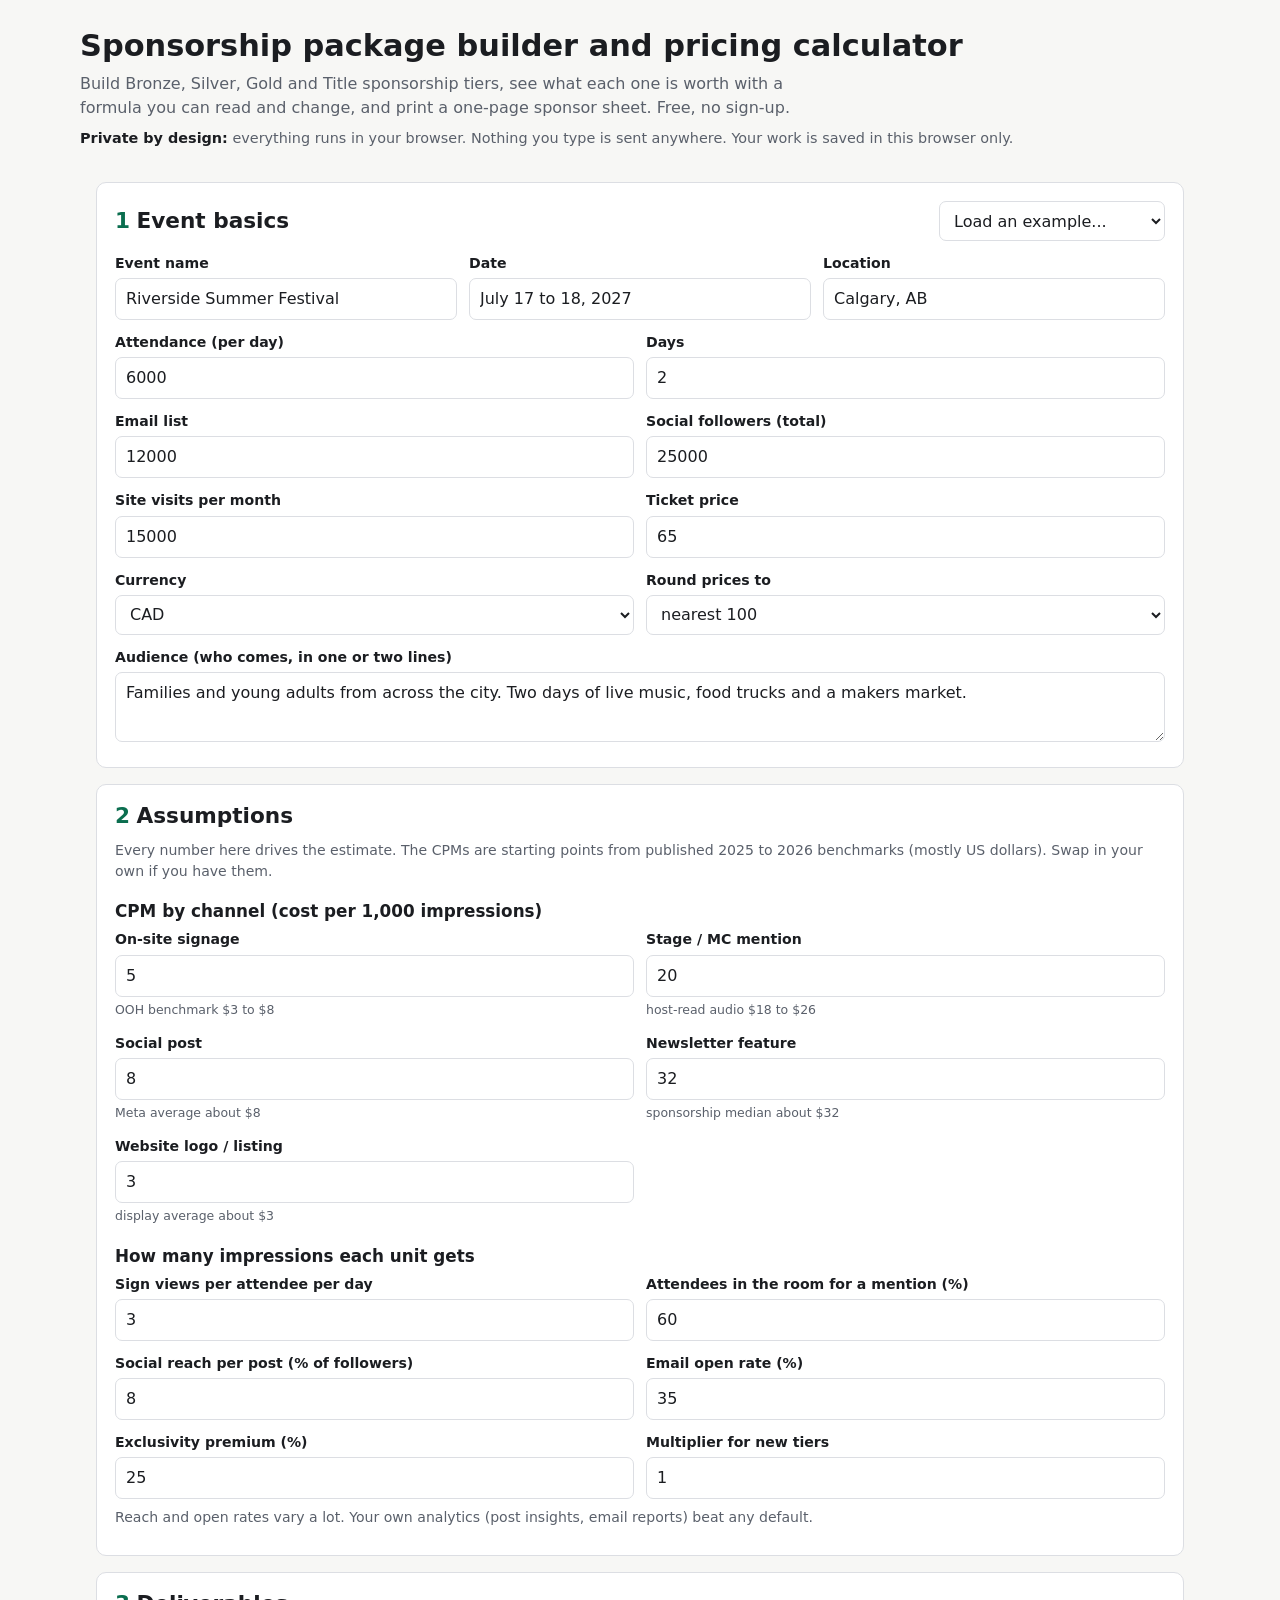
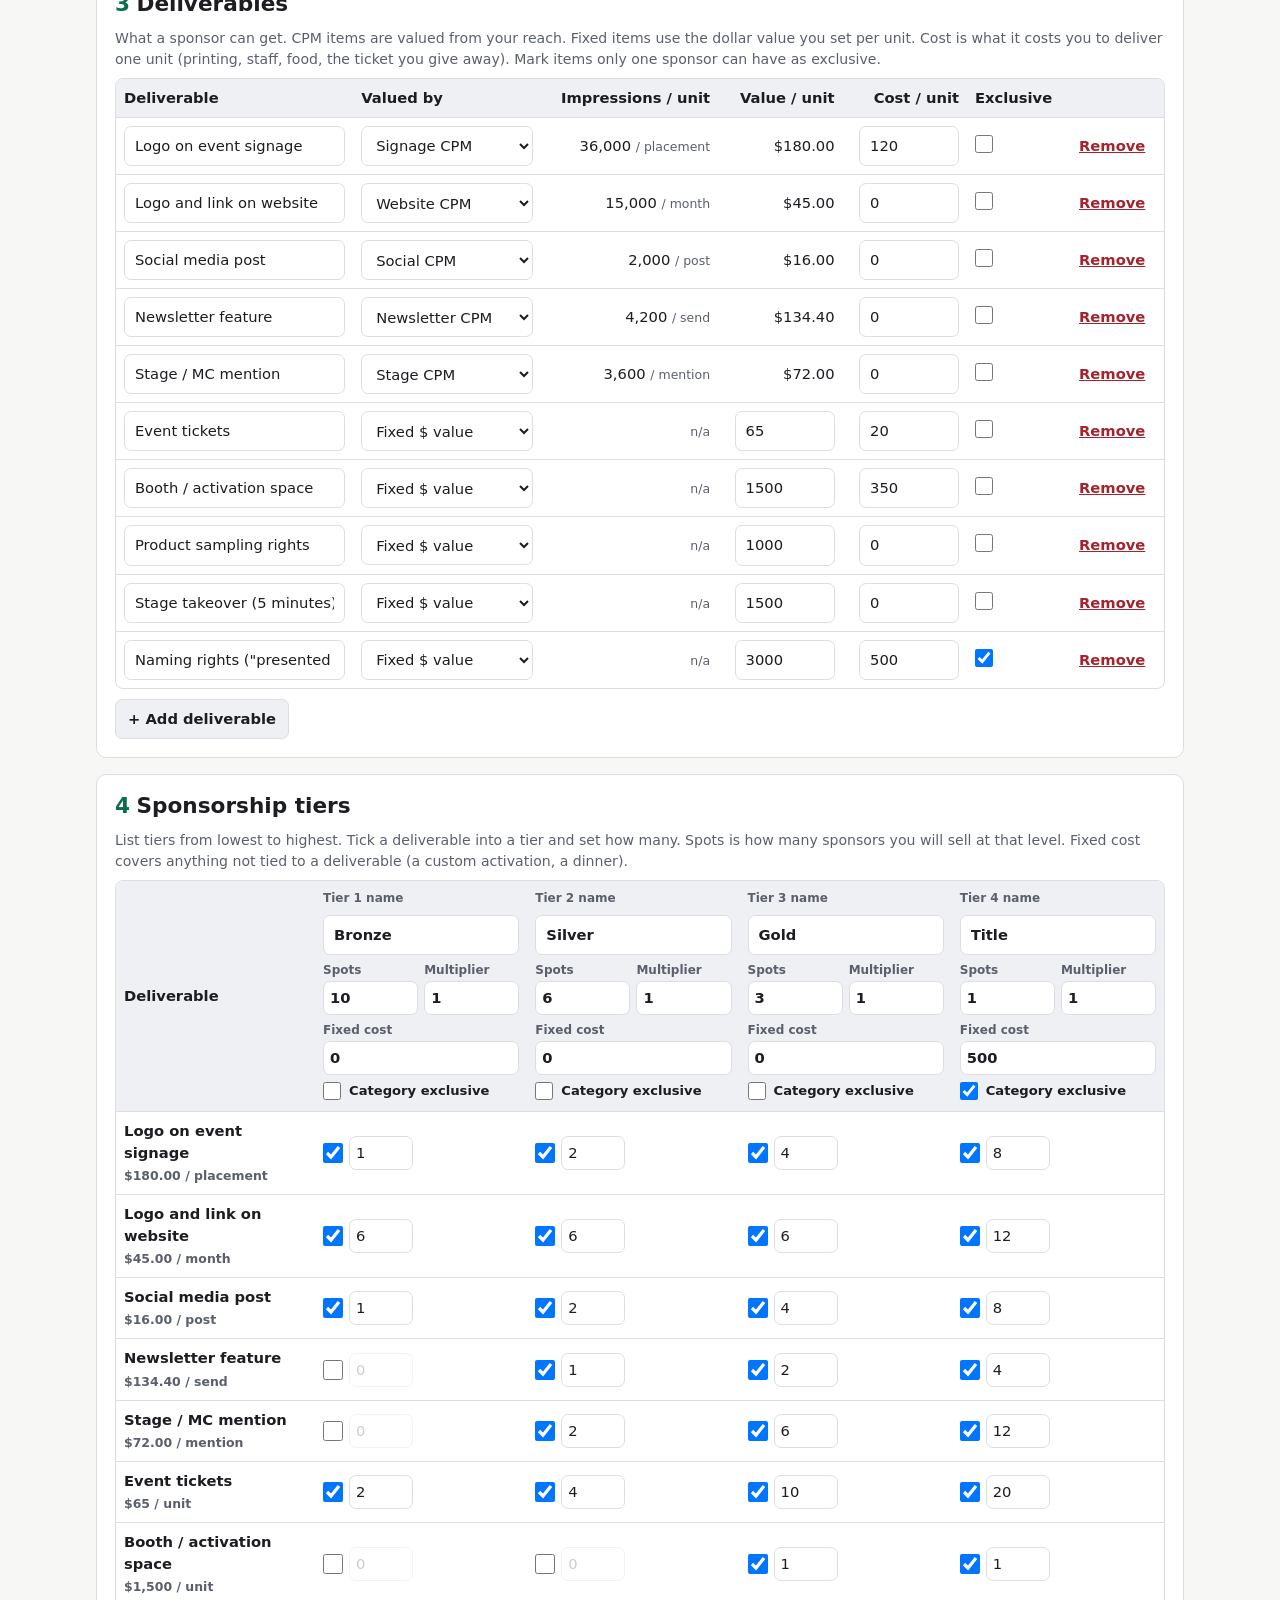
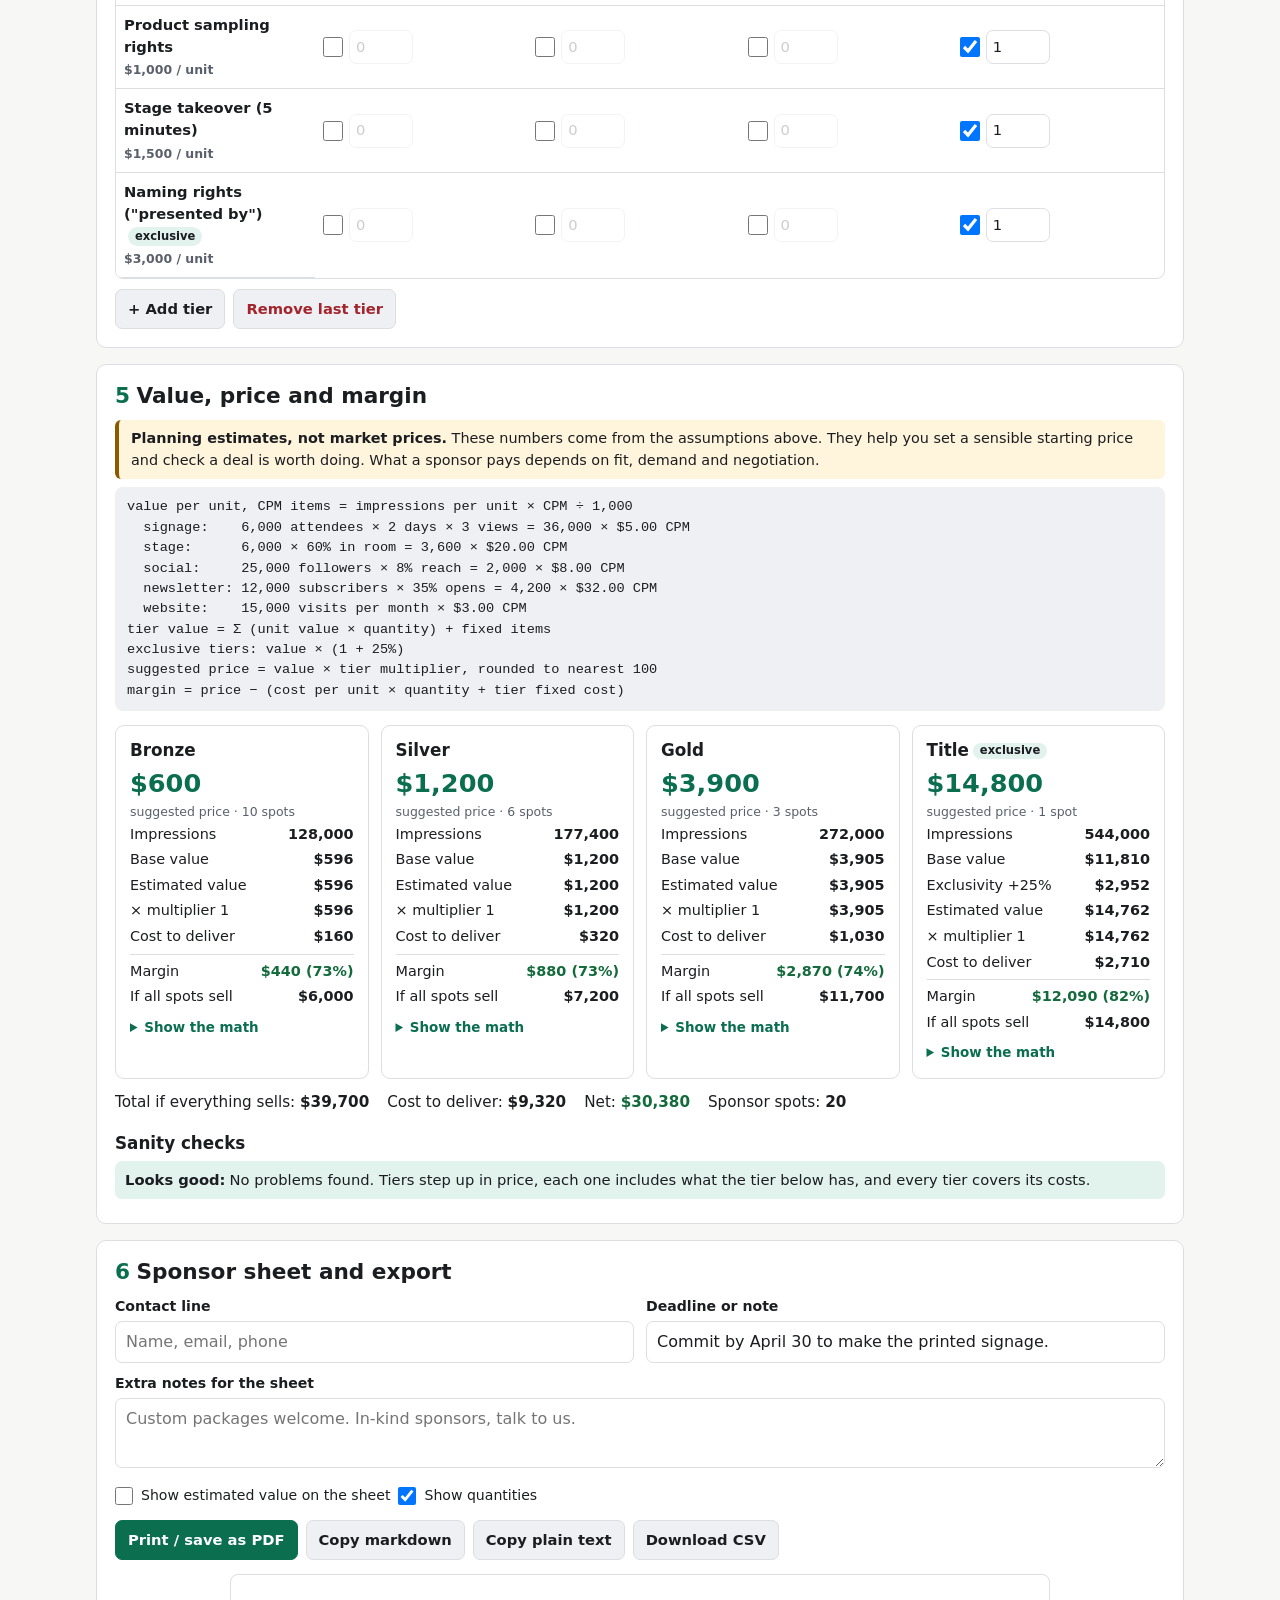
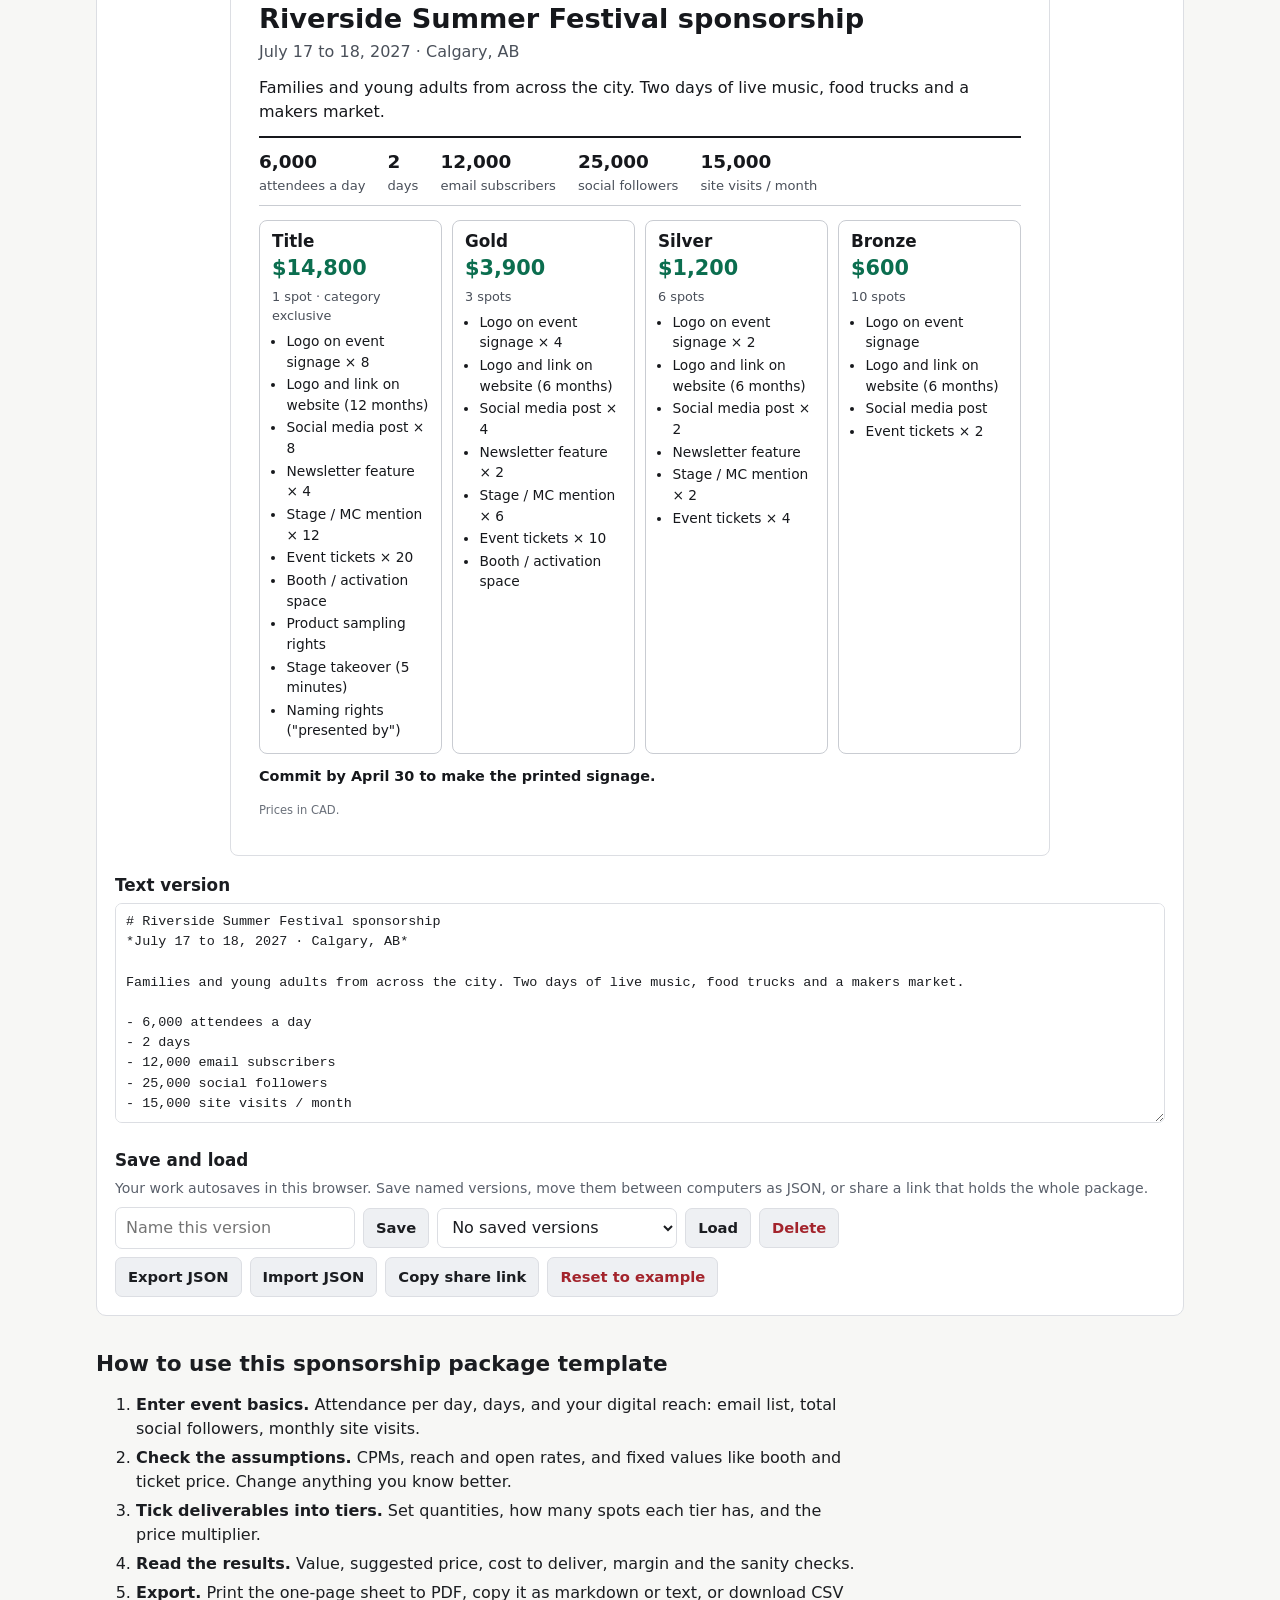
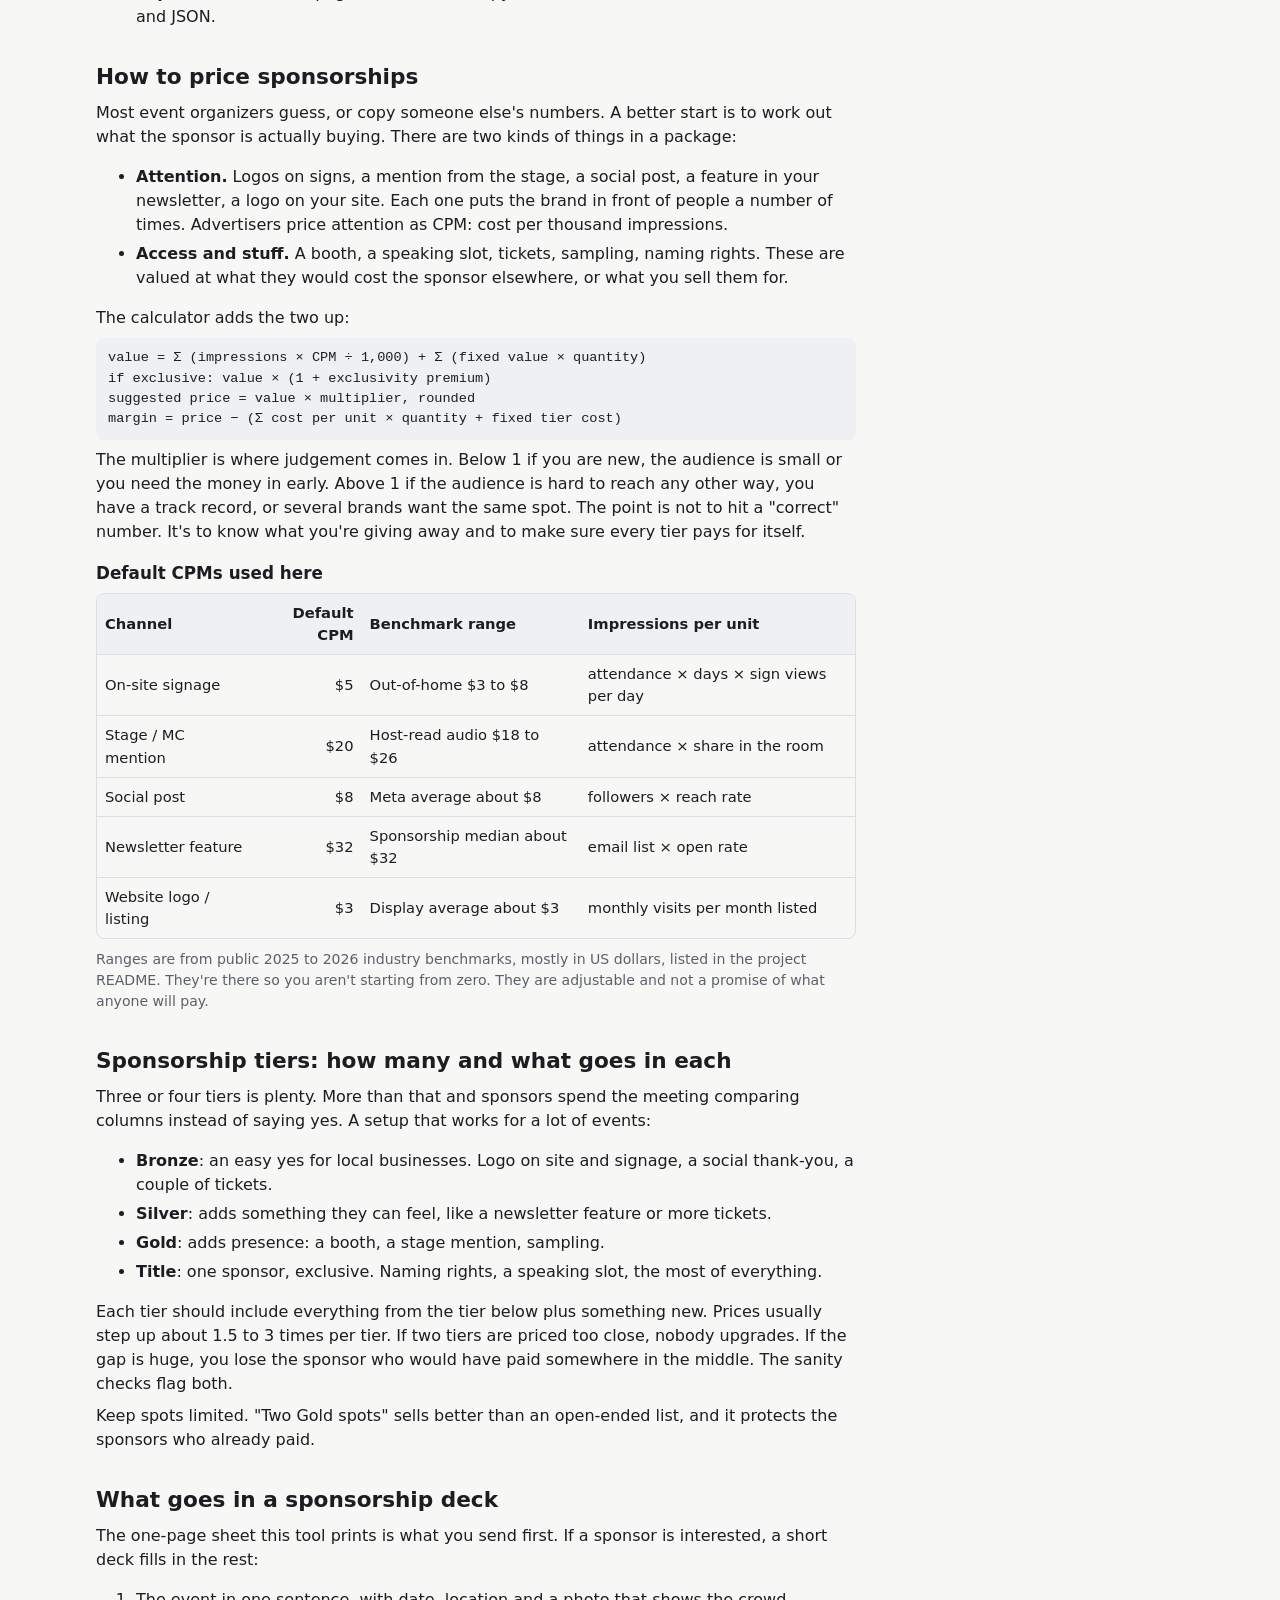
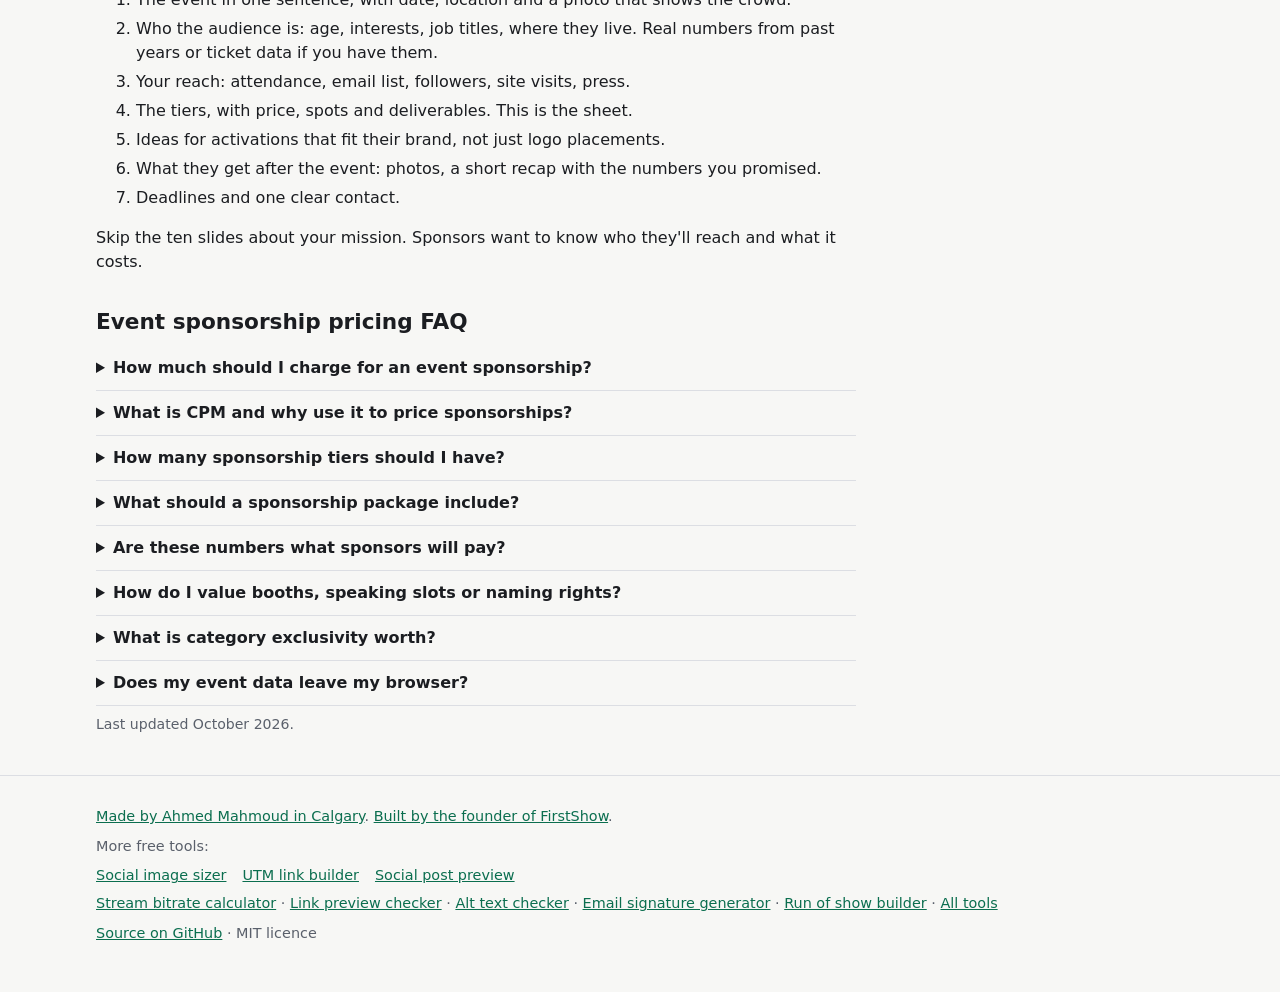
<file: index.html>
<!doctype html>
<html lang="en">
<head>
<meta charset="utf-8">
<meta name="viewport" content="width=device-width, initial-scale=1">
<title>Sponsorship Package Template and Pricing Calculator</title>
<meta name="description" content="Free event sponsorship pricing calculator. Build Bronze to Title sponsorship tiers, price them with editable CPMs and print a one-page sponsor sheet.">
<link rel="canonical" href="https://lab.zalastack.com/sponsorship-builder/">
<meta name="theme-color" content="#0b6e4f" media="(prefers-color-scheme: light)">
<meta name="theme-color" content="#131518" media="(prefers-color-scheme: dark)">
<link rel="icon" href="favicon.svg" type="image/svg+xml">
<meta property="og:type" content="website">
<meta property="og:title" content="Sponsorship Package Builder and Pricing Calculator">
<meta property="og:description" content="Build and price event sponsorship tiers and print a one-page sponsor sheet. Free, no sign-up, runs in your browser.">
<meta property="og:url" content="https://lab.zalastack.com/sponsorship-builder/">
<meta property="og:image" content="https://lab.zalastack.com/sponsorship-builder/og.png">
<meta property="og:image:width" content="1200">
<meta property="og:image:height" content="630">
<meta name="twitter:card" content="summary_large_image">
<meta name="twitter:title" content="Sponsorship Package Builder and Pricing Calculator">
<meta name="twitter:description" content="Build and price event sponsorship tiers and print a one-page sponsor sheet. Free, no sign-up.">
<meta name="twitter:image" content="https://lab.zalastack.com/sponsorship-builder/og.png">
<link rel="stylesheet" href="style.css">
<script type="application/ld+json">
{
  "@context": "https://schema.org",
  "@graph": [
    {
      "@type": "WebApplication",
      "name": "Sponsorship Package Builder",
      "url": "https://lab.zalastack.com/sponsorship-builder/",
      "description": "Build and price event sponsorship tiers with editable CPM assumptions, check margins and tier gaps, and print a one-page sponsor sheet.",
      "applicationCategory": "BusinessApplication",
      "operatingSystem": "Any",
      "datePublished": "2026-10-21",
      "isAccessibleForFree": true,
      "offers": {"@type": "Offer", "price": "0", "priceCurrency": "CAD"},
      "author": {"@type":"Person","name":"Ahmed Mahmoud","url":"https://lab.zalastack.com/","jobTitle":"Founder, FirstShow","address":{"@type":"PostalAddress","addressLocality":"Calgary","addressRegion":"AB","addressCountry":"CA"},"sameAs":["https://github.com/mizoz","https://www.linkedin.com/in/ahmed-m-82ba28169/","https://firstshow.ca"]}
    },
    {
      "@type": "HowTo",
      "name": "How to build and price an event sponsorship package",
      "step": [
        {"@type": "HowToStep", "name": "Enter event basics", "text": "Add attendance, number of days, audience description and your digital reach: email list, social followers and monthly site visits."},
        {"@type": "HowToStep", "name": "Check the assumptions", "text": "Review the CPM for each channel, reach rates and the dollar value of fixed items like booths and tickets. Change anything you have better numbers for."},
        {"@type": "HowToStep", "name": "Tick deliverables into tiers", "text": "Tick each deliverable into Bronze, Silver, Gold or Title and set quantities, spots and the price multiplier."},
        {"@type": "HowToStep", "name": "Review price, margin and checks", "text": "Read each tier's estimated value, suggested price, cost to deliver and margin, then fix any sanity check warnings."},
        {"@type": "HowToStep", "name": "Export the package", "text": "Print the one-page sponsor sheet to PDF, copy the package as text or markdown, or download CSV or JSON."}
      ]
    },
    {
      "@type": "FAQPage",
      "mainEntity": [
        {"@type": "Question", "name": "How much should I charge for an event sponsorship?", "acceptedAnswer": {"@type": "Answer", "text": "Start with what the sponsor gets: estimate the media value of every impression (people who see the logo, hear the mention, open the email) at a channel CPM, add the dollar value of fixed items like booths and tickets, then multiply by a factor that reflects demand and your relationship. Check that the price covers your cost to deliver with room to spare, and that each tier is a clear step up from the one below."}},
        {"@type": "Question", "name": "What is CPM and why use it to price sponsorships?", "acceptedAnswer": {"@type": "Answer", "text": "CPM is cost per thousand impressions. Sponsors already buy ads on a CPM basis, so expressing your signage, stage mentions, social posts and newsletter features in the same unit gives them a familiar way to compare your offer with paid media."}},
        {"@type": "Question", "name": "How many sponsorship tiers should I have?", "acceptedAnswer": {"@type": "Answer", "text": "Three or four is the usual sweet spot, for example Bronze, Silver, Gold and one Title sponsor. Fewer tiers are easier to sell. Each step up should add something a sponsor actually wants, and prices usually rise by about 1.5 to 3 times per tier."}},
        {"@type": "Question", "name": "What should a sponsorship package include?", "acceptedAnswer": {"@type": "Answer", "text": "Event name, date and location, who the audience is, your reach numbers, the tiers with price and deliverables, how many spots each tier has, any exclusivity, deadlines and a contact. Keep it to one page; the full deck can come later."}},
        {"@type": "Question", "name": "Are these numbers what sponsors will pay?", "acceptedAnswer": {"@type": "Answer", "text": "No. They are planning estimates built from assumptions you can see and change. Real prices depend on your market, audience fit, track record and how badly a sponsor wants that audience. Use the numbers to start a conversation and to make sure a deal is worth doing."}},
        {"@type": "Question", "name": "How do I value booths, speaking slots or naming rights?", "acceptedAnswer": {"@type": "Answer", "text": "These are not impression-based, so the calculator treats them as fixed values you set. Use what a comparable booth or speaking slot sells for, what a ticket costs, or what the sponsor would pay to get the same face time elsewhere."}},
        {"@type": "Question", "name": "What is category exclusivity worth?", "acceptedAnswer": {"@type": "Answer", "text": "Exclusivity means no competitor in the same category can sponsor. It is worth a premium because it removes rivals from the room. The calculator adds a percentage you control, 25 percent by default, to any tier marked exclusive."}},
        {"@type": "Question", "name": "Does my event data leave my browser?", "acceptedAnswer": {"@type": "Answer", "text": "No. Everything runs in your browser. Your inputs are saved only in this browser's local storage unless you export a file or copy a share link yourself."}}
      ]
    }
  ]
}
</script>
</head>
<body>
<header class="top wrap">
  <h1>Sponsorship package builder and pricing calculator</h1>
  <p class="lede">Build Bronze, Silver, Gold and Title sponsorship tiers, see what each one is worth with a formula you can read and change, and print a one-page sponsor sheet. Free, no sign-up.</p>
  <p class="privacy"><strong>Private by design:</strong> everything runs in your browser. Nothing you type is sent anywhere. Your work is saved in this browser only.</p>
</header>

<main class="wrap">
  <section class="panel" aria-labelledby="h-event">
    <div class="row">
      <h2 id="h-event" style="margin:0"><span class="step">1</span>Event basics</h2>
      <span class="spacer"></span>
      <label class="sr-only" for="example">Load an example</label>
      <select id="example" style="width:auto">
        <option value="">Load an example...</option>
        <option value="festival">Summer music festival</option>
        <option value="conference">B2B conference</option>
        <option value="creator">Creator meetup</option>
        <option value="blank">Start blank</option>
      </select>
    </div>
    <div class="grid c3" style="margin-top:12px">
      <div><label for="ev-name">Event name</label><input id="ev-name" type="text" data-ev="name" autocomplete="off"></div>
      <div><label for="ev-date">Date</label><input id="ev-date" type="text" data-ev="date" placeholder="e.g. July 18 to 19, 2027" autocomplete="off"></div>
      <div><label for="ev-loc">Location</label><input id="ev-loc" type="text" data-ev="location" autocomplete="off"></div>
    </div>
    <div class="grid c4" style="margin-top:12px">
      <div><label for="ev-att">Attendance (per day)</label><input id="ev-att" type="number" min="0" step="1" inputmode="numeric" data-ev="attendance"></div>
      <div><label for="ev-days">Days</label><input id="ev-days" type="number" min="1" step="1" inputmode="numeric" data-ev="days"></div>
      <div><label for="ev-email">Email list</label><input id="ev-email" type="number" min="0" step="1" inputmode="numeric" data-ev="email"></div>
      <div><label for="ev-social">Social followers (total)</label><input id="ev-social" type="number" min="0" step="1" inputmode="numeric" data-ev="social"></div>
      <div><label for="ev-visits">Site visits per month</label><input id="ev-visits" type="number" min="0" step="1" inputmode="numeric" data-ev="visits"></div>
      <div><label for="ev-ticket">Ticket price</label><input id="ev-ticket" type="number" min="0" step="1" inputmode="decimal" data-ev="ticket"></div>
      <div><label for="cur">Currency</label>
        <select id="cur">
          <option>CAD</option><option>USD</option><option>EUR</option><option>GBP</option><option>AUD</option>
        </select></div>
      <div><label for="round">Round prices to</label>
        <select id="round">
          <option value="1">nearest 1</option><option value="50">nearest 50</option><option value="100">nearest 100</option><option value="250">nearest 250</option><option value="500">nearest 500</option>
        </select></div>
    </div>
    <div style="margin-top:12px"><label for="ev-aud">Audience (who comes, in one or two lines)</label><textarea id="ev-aud" data-ev="audience" rows="2"></textarea></div>
  </section>

  <section class="panel" aria-labelledby="h-assume">
    <h2 id="h-assume"><span class="step">2</span>Assumptions</h2>
    <p class="hint">Every number here drives the estimate. The CPMs are starting points from published 2025 to 2026 benchmarks (mostly US dollars). Swap in your own if you have them.</p>
    <h3>CPM by channel (cost per 1,000 impressions)</h3>
    <div class="grid c4">
      <div><label for="cpm-signage">On-site signage</label><input id="cpm-signage" type="number" min="0" step="0.5" data-cpm="signage"><span class="unit">OOH benchmark $3 to $8</span></div>
      <div><label for="cpm-stage">Stage / MC mention</label><input id="cpm-stage" type="number" min="0" step="0.5" data-cpm="stage"><span class="unit">host-read audio $18 to $26</span></div>
      <div><label for="cpm-social">Social post</label><input id="cpm-social" type="number" min="0" step="0.5" data-cpm="social"><span class="unit">Meta average about $8</span></div>
      <div><label for="cpm-email">Newsletter feature</label><input id="cpm-email" type="number" min="0" step="0.5" data-cpm="email"><span class="unit">sponsorship median about $32</span></div>
      <div><label for="cpm-web">Website logo / listing</label><input id="cpm-web" type="number" min="0" step="0.5" data-cpm="web"><span class="unit">display average about $3</span></div>
    </div>
    <h3>How many impressions each unit gets</h3>
    <div class="grid c4">
      <div><label for="a-views">Sign views per attendee per day</label><input id="a-views" type="number" min="0" step="0.5" data-a="signViews"></div>
      <div><label for="a-room">Attendees in the room for a mention (%)</label><input id="a-room" type="number" min="0" max="100" step="1" data-a="roomShare"></div>
      <div><label for="a-reach">Social reach per post (% of followers)</label><input id="a-reach" type="number" min="0" max="100" step="0.5" data-a="socialReach"></div>
      <div><label for="a-open">Email open rate (%)</label><input id="a-open" type="number" min="0" max="100" step="0.5" data-a="openRate"></div>
      <div><label for="a-excl">Exclusivity premium (%)</label><input id="a-excl" type="number" min="0" step="1" data-a="exclPremium"></div>
      <div><label for="a-mult">Multiplier for new tiers</label><input id="a-mult" type="number" min="0" step="0.05" data-a="mult"></div>
    </div>
    <p class="hint">Reach and open rates vary a lot. Your own analytics (post insights, email reports) beat any default.</p>
  </section>

  <section class="panel" aria-labelledby="h-items">
    <h2 id="h-items"><span class="step">3</span>Deliverables</h2>
    <p class="hint">What a sponsor can get. CPM items are valued from your reach. Fixed items use the dollar value you set per unit. Cost is what it costs you to deliver one unit (printing, staff, food, the ticket you give away). Mark items only one sponsor can have as exclusive.</p>
    <div class="scroll"><table id="items">
      <thead><tr><th scope="col">Deliverable</th><th scope="col">Valued by</th><th scope="col" class="num">Impressions / unit</th><th scope="col" class="num">Value / unit</th><th scope="col" class="num">Cost / unit</th><th scope="col">Exclusive</th><th scope="col"><span class="sr-only">Remove</span></th></tr></thead>
      <tbody></tbody>
    </table></div>
    <div class="row" style="margin-top:10px"><button type="button" id="add-item">+ Add deliverable</button></div>
  </section>

  <section class="panel" aria-labelledby="h-tiers">
    <h2 id="h-tiers"><span class="step">4</span>Sponsorship tiers</h2>
    <p class="hint">List tiers from lowest to highest. Tick a deliverable into a tier and set how many. Spots is how many sponsors you will sell at that level. Fixed cost covers anything not tied to a deliverable (a custom activation, a dinner).</p>
    <div class="scroll"><table id="matrix"><thead></thead><tbody></tbody></table></div>
    <div class="row" style="margin-top:10px">
      <button type="button" id="add-tier">+ Add tier</button>
      <button type="button" id="del-tier" class="danger">Remove last tier</button>
    </div>
  </section>

  <section class="panel" aria-labelledby="h-results" aria-live="polite">
    <h2 id="h-results"><span class="step">5</span>Value, price and margin</h2>
    <p class="estimate-note"><strong>Planning estimates, not market prices.</strong> These numbers come from the assumptions above. They help you set a sensible starting price and check a deal is worth doing. What a sponsor pays depends on fit, demand and negotiation.</p>
    <div class="formula" id="formula"></div>
    <div class="cards" id="cards" style="margin-top:14px"></div>
    <div class="summary-strip" id="totals"></div>
    <h3>Sanity checks</h3>
    <ul id="checks"></ul>
  </section>

  <section class="panel" id="sheet-wrap" aria-labelledby="h-sheet">
    <h2 id="h-sheet"><span class="step">6</span>Sponsor sheet and export</h2>
    <div class="grid c2">
      <div><label for="ev-contact">Contact line</label><input id="ev-contact" type="text" data-ev="contact" placeholder="Name, email, phone" autocomplete="off"></div>
      <div><label for="ev-deadline">Deadline or note</label><input id="ev-deadline" type="text" data-ev="deadline" placeholder="e.g. Commit by May 1 for print" autocomplete="off"></div>
    </div>
    <div style="margin-top:10px"><label for="ev-notes">Extra notes for the sheet</label><textarea id="ev-notes" data-ev="notes" rows="2" placeholder="Custom packages welcome. In-kind sponsors, talk to us."></textarea></div>
    <div class="row" style="margin:10px 0">
      <label class="check"><input type="checkbox" id="opt-value"> Show estimated value on the sheet</label>
      <label class="check"><input type="checkbox" id="opt-qty" checked> Show quantities</label>
    </div>
    <div class="row" style="margin-bottom:14px">
      <button type="button" class="primary" id="print">Print / save as PDF</button>
      <button type="button" id="copy-md">Copy markdown</button>
      <button type="button" id="copy-txt">Copy plain text</button>
      <button type="button" id="dl-csv">Download CSV</button>
    </div>
    <div id="sheet"></div>

    <h3>Text version</h3>
    <label for="out" class="sr-only">Package as text</label>
    <textarea id="out" readonly></textarea>

    <h3>Save and load</h3>
    <p class="hint">Your work autosaves in this browser. Save named versions, move them between computers as JSON, or share a link that holds the whole package.</p>
    <div class="row">
      <label for="save-name" class="sr-only">Save name</label>
      <input id="save-name" type="text" placeholder="Name this version" style="max-width:240px" autocomplete="off">
      <button type="button" id="save">Save</button>
      <label for="saves" class="sr-only">Saved versions</label>
      <select id="saves" style="max-width:240px"></select>
      <button type="button" id="load">Load</button>
      <button type="button" id="del-save" class="danger">Delete</button>
    </div>
    <div class="row" style="margin-top:8px">
      <button type="button" id="dl-json">Export JSON</button>
      <button type="button" id="import-btn">Import JSON</button>
      <input id="import" type="file" accept=".json,application/json" hidden>
      <button type="button" id="share">Copy share link</button>
      <button type="button" id="reset" class="danger">Reset to example</button>
    </div>
  </section>

  <article class="content" aria-labelledby="h-how">
    <h2 id="h-how">How to use this sponsorship package template</h2>
    <ol class="how">
      <li><strong>Enter event basics.</strong> Attendance per day, days, and your digital reach: email list, total social followers, monthly site visits.</li>
      <li><strong>Check the assumptions.</strong> CPMs, reach and open rates, and fixed values like booth and ticket price. Change anything you know better.</li>
      <li><strong>Tick deliverables into tiers.</strong> Set quantities, how many spots each tier has, and the price multiplier.</li>
      <li><strong>Read the results.</strong> Value, suggested price, cost to deliver, margin and the sanity checks.</li>
      <li><strong>Export.</strong> Print the one-page sheet to PDF, copy it as markdown or text, or download CSV and JSON.</li>
    </ol>

    <h2 id="h-pricing">How to price sponsorships</h2>
    <p>Most event organizers guess, or copy someone else's numbers. A better start is to work out what the sponsor is actually buying. There are two kinds of things in a package:</p>
    <ul class="plain">
      <li><strong>Attention.</strong> Logos on signs, a mention from the stage, a social post, a feature in your newsletter, a logo on your site. Each one puts the brand in front of people a number of times. Advertisers price attention as CPM: cost per thousand impressions.</li>
      <li><strong>Access and stuff.</strong> A booth, a speaking slot, tickets, sampling, naming rights. These are valued at what they would cost the sponsor elsewhere, or what you sell them for.</li>
    </ul>
    <p>The calculator adds the two up:</p>
    <p class="formula">value = Σ (impressions × CPM ÷ 1,000) + Σ (fixed value × quantity)
if exclusive: value × (1 + exclusivity premium)
suggested price = value × multiplier, rounded
margin = price − (Σ cost per unit × quantity + fixed tier cost)</p>
    <p>The multiplier is where judgement comes in. Below 1 if you are new, the audience is small or you need the money in early. Above 1 if the audience is hard to reach any other way, you have a track record, or several brands want the same spot. The point is not to hit a "correct" number. It's to know what you're giving away and to make sure every tier pays for itself.</p>

    <h3>Default CPMs used here</h3>
    <div class="scroll"><table>
      <thead><tr><th scope="col">Channel</th><th scope="col" class="num">Default CPM</th><th scope="col">Benchmark range</th><th scope="col">Impressions per unit</th></tr></thead>
      <tbody>
        <tr><td>On-site signage</td><td class="num">$5</td><td>Out-of-home $3 to $8</td><td>attendance × days × sign views per day</td></tr>
        <tr><td>Stage / MC mention</td><td class="num">$20</td><td>Host-read audio $18 to $26</td><td>attendance × share in the room</td></tr>
        <tr><td>Social post</td><td class="num">$8</td><td>Meta average about $8</td><td>followers × reach rate</td></tr>
        <tr><td>Newsletter feature</td><td class="num">$32</td><td>Sponsorship median about $32</td><td>email list × open rate</td></tr>
        <tr><td>Website logo / listing</td><td class="num">$3</td><td>Display average about $3</td><td>monthly visits per month listed</td></tr>
      </tbody>
    </table></div>
    <p class="hint">Ranges are from public 2025 to 2026 industry benchmarks, mostly in US dollars, listed in the project README. They're there so you aren't starting from zero. They are adjustable and not a promise of what anyone will pay.</p>

    <h2 id="h-tiers-how">Sponsorship tiers: how many and what goes in each</h2>
    <p>Three or four tiers is plenty. More than that and sponsors spend the meeting comparing columns instead of saying yes. A setup that works for a lot of events:</p>
    <ul class="plain">
      <li><strong>Bronze</strong>: an easy yes for local businesses. Logo on site and signage, a social thank-you, a couple of tickets.</li>
      <li><strong>Silver</strong>: adds something they can feel, like a newsletter feature or more tickets.</li>
      <li><strong>Gold</strong>: adds presence: a booth, a stage mention, sampling.</li>
      <li><strong>Title</strong>: one sponsor, exclusive. Naming rights, a speaking slot, the most of everything.</li>
    </ul>
    <p>Each tier should include everything from the tier below plus something new. Prices usually step up about 1.5 to 3 times per tier. If two tiers are priced too close, nobody upgrades. If the gap is huge, you lose the sponsor who would have paid somewhere in the middle. The sanity checks flag both.</p>
    <p>Keep spots limited. "Two Gold spots" sells better than an open-ended list, and it protects the sponsors who already paid.</p>

    <h2 id="h-deck">What goes in a sponsorship deck</h2>
    <p>The one-page sheet this tool prints is what you send first. If a sponsor is interested, a short deck fills in the rest:</p>
    <ol class="how">
      <li>The event in one sentence, with date, location and a photo that shows the crowd.</li>
      <li>Who the audience is: age, interests, job titles, where they live. Real numbers from past years or ticket data if you have them.</li>
      <li>Your reach: attendance, email list, followers, site visits, press.</li>
      <li>The tiers, with price, spots and deliverables. This is the sheet.</li>
      <li>Ideas for activations that fit their brand, not just logo placements.</li>
      <li>What they get after the event: photos, a short recap with the numbers you promised.</li>
      <li>Deadlines and one clear contact.</li>
    </ol>
    <p>Skip the ten slides about your mission. Sponsors want to know who they'll reach and what it costs.</p>

    <h2 id="h-faq">Event sponsorship pricing FAQ</h2>
    <div class="faq">
      <details><summary>How much should I charge for an event sponsorship?</summary><p>Start with what the sponsor gets: estimate the media value of every impression (people who see the logo, hear the mention, open the email) at a channel CPM, add the dollar value of fixed items like booths and tickets, then multiply by a factor that reflects demand and your relationship. Check that the price covers your cost to deliver with room to spare, and that each tier is a clear step up from the one below.</p></details>
      <details><summary>What is CPM and why use it to price sponsorships?</summary><p>CPM is cost per thousand impressions. Sponsors already buy ads on a CPM basis, so expressing your signage, stage mentions, social posts and newsletter features in the same unit gives them a familiar way to compare your offer with paid media.</p></details>
      <details><summary>How many sponsorship tiers should I have?</summary><p>Three or four is the usual sweet spot, for example Bronze, Silver, Gold and one Title sponsor. Fewer tiers are easier to sell. Each step up should add something a sponsor actually wants, and prices usually rise by about 1.5 to 3 times per tier.</p></details>
      <details><summary>What should a sponsorship package include?</summary><p>Event name, date and location, who the audience is, your reach numbers, the tiers with price and deliverables, how many spots each tier has, any exclusivity, deadlines and a contact. Keep it to one page; the full deck can come later.</p></details>
      <details><summary>Are these numbers what sponsors will pay?</summary><p>No. They are planning estimates built from assumptions you can see and change. Real prices depend on your market, audience fit, track record and how badly a sponsor wants that audience. Use the numbers to start a conversation and to make sure a deal is worth doing.</p></details>
      <details><summary>How do I value booths, speaking slots or naming rights?</summary><p>These are not impression-based, so the calculator treats them as fixed values you set. Use what a comparable booth or speaking slot sells for, what a ticket costs, or what the sponsor would pay to get the same face time elsewhere.</p></details>
      <details><summary>What is category exclusivity worth?</summary><p>Exclusivity means no competitor in the same category can sponsor. It is worth a premium because it removes rivals from the room. The calculator adds a percentage you control, 25 percent by default, to any tier marked exclusive.</p></details>
      <details><summary>Does my event data leave my browser?</summary><p>No. Everything runs in your browser. Your inputs are saved only in this browser's local storage unless you export a file or copy a share link yourself.</p></details>
    </div>
    <p class="hint">Last updated October 2026.</p>
  </article>
</main>

<footer>
  <div class="wrap">
    <p><a href="https://lab.zalastack.com/">Made by Ahmed Mahmoud in Calgary</a>. <a href="https://firstshow.ca">Built by the founder of FirstShow</a>.</p>
    <p>More free tools:</p>
    <ul>
      <li><a href="https://lab.zalastack.com/social-image-sizer/">Social image sizer</a></li>
      <li><a href="https://lab.zalastack.com/utm-builder/">UTM link builder</a></li>
      <li><a href="https://lab.zalastack.com/post-preview/">Social post preview</a></li>
      <li><a href="https://lab.zalastack.com/stream-calc/">Stream bitrate calculator</a> · <a href="https://lab.zalastack.com/og-preview/">Link preview checker</a> · <a href="https://lab.zalastack.com/alt-text-checker/">Alt text checker</a> · <a href="https://lab.zalastack.com/email-signature/">Email signature generator</a> · <a href="https://lab.zalastack.com/run-of-show/">Run of show builder</a> · <a href="https://lab.zalastack.com/tools/">All tools</a></li>
    </ul>
    <p><a href="https://github.com/mizoz/sponsorship-builder">Source on GitHub</a> · MIT licence</p>
  </div>
</footer>
<div class="toast" id="toast" role="status" aria-live="polite"></div>
<script src="app.js" defer></script>
</body>
</html>
</file>
<file: style.css>
:root {
  --bg: #f7f7f5;
  --panel: #ffffff;
  --ink: #1b1d21;
  --muted: #5a606b;
  --line: #dcdee3;
  --soft: #eef0f3;
  --accent: #0b6e4f;
  --accent-ink: #ffffff;
  --accent-soft: #e2f2ec;
  --warn: #8a5a00;
  --warn-bg: #fff4dc;
  --bad: #a3242c;
  --bad-bg: #fde8e9;
  --good: #136a3b;
  --focus: #1a5fd0;
  --radius: 10px;
  color-scheme: light;
}
@media (prefers-color-scheme: dark) {
  :root {
    --bg: #131518;
    --panel: #1c1f24;
    --ink: #eceef1;
    --muted: #a6adb8;
    --line: #333841;
    --soft: #252931;
    --accent: #4cc79a;
    --accent-ink: #0d1f18;
    --accent-soft: #19372c;
    --warn: #f3c46b;
    --warn-bg: #3a2e14;
    --bad: #ff9aa0;
    --bad-bg: #3d1d20;
    --good: #7ddba8;
    --focus: #8ab4ff;
    color-scheme: dark;
  }
}

* { box-sizing: border-box; }
html { -webkit-text-size-adjust: 100%; }
body {
  margin: 0;
  background: var(--bg);
  color: var(--ink);
  font: 16px/1.5 system-ui, -apple-system, "Segoe UI", Roboto, Helvetica, Arial, sans-serif;
}
a { color: var(--accent); }
h1, h2, h3 { line-height: 1.2; }
h1 { font-size: 1.9rem; margin: 0 0 .4rem; }
h2 { font-size: 1.35rem; margin: 2.2rem 0 .7rem; }
h3 { font-size: 1.05rem; margin: 1.2rem 0 .5rem; }
p { margin: .5rem 0; }

.wrap { max-width: 1120px; margin: 0 auto; padding: 0 16px; }
header.top { padding: 28px 0 8px; }
.lede { color: var(--muted); max-width: 70ch; }
.privacy { font-size: .9rem; color: var(--muted); }
.privacy strong { color: var(--ink); }

.panel {
  background: var(--panel);
  border: 1px solid var(--line);
  border-radius: var(--radius);
  padding: 18px;
  margin: 16px 0;
}
.panel > h2:first-child { margin-top: 0; }
.step { color: var(--accent); font-weight: 700; margin-right: .3em; }
.hint { font-size: .88rem; color: var(--muted); }

.grid { display: grid; gap: 12px; grid-template-columns: 1fr; }
@media (min-width: 640px) { .grid.c2 { grid-template-columns: 1fr 1fr; } .grid.c3 { grid-template-columns: repeat(3, 1fr); } }
@media (min-width: 900px) { .grid.c4 { grid-template-columns: repeat(4, 1fr); } }
.grid.c4 { grid-template-columns: repeat(2, 1fr); }
@media (max-width: 380px) { .grid.c4 { grid-template-columns: 1fr; } }

label { display: block; font-size: .88rem; font-weight: 600; margin-bottom: 4px; }
input[type=text], input[type=number], input[type=date], input[type=email], select, textarea {
  width: 100%;
  font: inherit;
  color: var(--ink);
  background: var(--panel);
  border: 1px solid var(--line);
  border-radius: 7px;
  padding: 8px 10px;
  min-height: 40px;
}
textarea { min-height: 70px; resize: vertical; }
input[type=number] { font-variant-numeric: tabular-nums; }
input:focus-visible, select:focus-visible, textarea:focus-visible, button:focus-visible, a:focus-visible, summary:focus-visible {
  outline: 3px solid var(--focus);
  outline-offset: 2px;
}
.check { display: flex; align-items: center; gap: 8px; font-weight: 500; }
.check input { width: 18px; height: 18px; margin: 0; }

button, .btn {
  font: inherit;
  font-weight: 600;
  font-size: .92rem;
  border-radius: 7px;
  border: 1px solid var(--line);
  background: var(--soft);
  color: var(--ink);
  padding: 8px 12px;
  min-height: 40px;
  cursor: pointer;
  text-decoration: none;
  display: inline-flex;
  align-items: center;
  gap: 6px;
}
button:hover, .btn:hover { border-color: var(--muted); }
button.primary { background: var(--accent); color: var(--accent-ink); border-color: var(--accent); }
button.link { background: none; border: 0; color: var(--accent); padding: 4px; min-height: 0; text-decoration: underline; }
button.danger { color: var(--bad); }
.row { display: flex; flex-wrap: wrap; gap: 8px; align-items: center; }
.row.end { justify-content: flex-end; }
.spacer { flex: 1; }

/* tables */
.scroll { position: relative; overflow-x: auto; -webkit-overflow-scrolling: touch; border: 1px solid var(--line); border-radius: 8px; }
table { border-collapse: collapse; width: 100%; font-size: .92rem; }
th, td { border-bottom: 1px solid var(--line); padding: 8px; text-align: left; vertical-align: middle; }
thead th { background: var(--soft); font-weight: 600; position: sticky; top: 0; }
tbody tr:last-child td { border-bottom: 0; }
td.num, th.num { text-align: right; font-variant-numeric: tabular-nums; }

#items input[type=text] { min-width: 170px; }
#items input[type=number] { width: 100px; }
#items select { min-width: 140px; }

#matrix th.item { min-width: 170px; }
#matrix td.cell { min-width: 120px; }
.cell-in { display: flex; align-items: center; gap: 6px; }
.cell-in input[type=checkbox] { width: 20px; height: 20px; margin: 0; flex: none; }
.cell-in input[type=number] { width: 64px; min-height: 34px; padding: 4px 6px; }
.cell-in input[type=number]:disabled { opacity: .35; }
.tierhead { display: grid; gap: 6px; min-width: 150px; }
.tierhead input[type=text] { font-weight: 700; }
.tierhead .mini { display: grid; grid-template-columns: 1fr 1fr; gap: 6px; }
.tierhead .mini label, .tierhead label { font-size: .75rem; font-weight: 600; margin: 0 0 2px; color: var(--muted); }
.tierhead input[type=number] { min-height: 34px; padding: 4px 6px; }
.unit { font-size: .78rem; color: var(--muted); }

/* results */
.cards { display: grid; gap: 12px; grid-template-columns: 1fr; }
@media (min-width: 640px) { .cards { grid-template-columns: repeat(2, 1fr); } }
@media (min-width: 1000px) { .cards { grid-template-columns: repeat(4, 1fr); } }
.card { border: 1px solid var(--line); border-radius: 9px; padding: 14px; background: var(--panel); }
.card h3 { margin: 0 0 4px; }
.price { font-size: 1.6rem; font-weight: 800; color: var(--accent); font-variant-numeric: tabular-nums; }
.kv { display: flex; justify-content: space-between; gap: 8px; font-size: .9rem; padding: 2px 0; }
.kv span:last-child { font-variant-numeric: tabular-nums; font-weight: 600; }
.kv.total { border-top: 1px solid var(--line); margin-top: 4px; padding-top: 6px; }
.neg { color: var(--bad); }
.pos { color: var(--good); }
details.break { margin-top: 8px; font-size: .84rem; }
details.break summary { cursor: pointer; color: var(--accent); font-weight: 600; }
details.break ul { padding-left: 1.1em; margin: 6px 0; }
details.break li { margin: 3px 0; }
.tag { display: inline-block; font-size: .72rem; font-weight: 700; padding: 1px 7px; border-radius: 99px; background: var(--accent-soft); color: var(--ink); margin-left: 4px; vertical-align: middle; }

.formula {
  background: var(--soft);
  border-radius: 8px;
  padding: 10px 12px;
  font-family: ui-monospace, SFMono-Regular, Menlo, Consolas, monospace;
  font-size: .85rem;
  overflow-x: auto;
  white-space: pre-wrap;
  word-break: break-word;
}
.estimate-note { border-left: 4px solid var(--warn); background: var(--warn-bg); padding: 8px 12px; border-radius: 6px; font-size: .9rem; }

#checks { list-style: none; padding: 0; margin: 0; }
#checks li { padding: 8px 10px; border-radius: 7px; margin: 6px 0; font-size: .92rem; }
#checks li.ok { background: var(--accent-soft); }
#checks li.warn { background: var(--warn-bg); }
#checks li.bad { background: var(--bad-bg); }
#checks li b { margin-right: 4px; }

.summary-strip { display: flex; flex-wrap: wrap; gap: 18px; margin-top: 12px; font-size: .95rem; }
.summary-strip b { font-variant-numeric: tabular-nums; }

/* sponsor sheet */
#sheet {
  background: #fff;
  color: #16181c;
  border: 1px solid var(--line);
  border-radius: 8px;
  padding: 28px;
  max-width: 820px;
  margin: 0 auto;
}
#sheet h2.sh-title { margin: 0; font-size: 1.7rem; color: #16181c; }
#sheet .sh-meta { color: #4a505a; margin: 4px 0 12px; }
#sheet .sh-aud { margin: 0 0 12px; }
#sheet .sh-stats { display: flex; flex-wrap: wrap; gap: 8px 22px; padding: 10px 0; border-top: 2px solid #16181c; border-bottom: 1px solid #c9ccd2; margin-bottom: 14px; }
#sheet .sh-stats div { font-size: .82rem; color: #4a505a; }
#sheet .sh-stats b { display: block; font-size: 1.15rem; color: #16181c; }
#sheet .sh-tiers { display: grid; gap: 10px; grid-template-columns: repeat(auto-fit, minmax(170px, 1fr)); }
#sheet .sh-tier { border: 1px solid #c9ccd2; border-radius: 8px; padding: 10px 12px; break-inside: avoid; }
#sheet .sh-tier h3 { margin: 0; font-size: 1.05rem; color: #16181c; }
#sheet .sh-price { font-size: 1.3rem; font-weight: 800; color: #0b6e4f; margin: 2px 0; }
#sheet .sh-spots { font-size: .8rem; color: #4a505a; }
#sheet .sh-tier ul { padding-left: 1.05em; margin: 6px 0 0; font-size: .86rem; }
#sheet .sh-tier li { margin: 2px 0; }
#sheet .sh-notes { margin-top: 12px; font-size: .9rem; white-space: pre-wrap; }
#sheet .sh-contact { margin-top: 12px; font-weight: 600; }
#sheet .sh-foot { margin-top: 14px; font-size: .72rem; color: #6a707a; }

textarea#out { font-family: ui-monospace, SFMono-Regular, Menlo, Consolas, monospace; font-size: .84rem; min-height: 220px; }

/* content */
.content { max-width: 760px; }
.content .scroll { margin: 10px 0; }
.faq details { border-bottom: 1px solid var(--line); padding: 10px 0; }
.faq summary { cursor: pointer; font-weight: 600; }
.faq details p { margin: 8px 0 2px; }
ol.how li, ul.plain li { margin: 5px 0; }

footer { border-top: 1px solid var(--line); margin-top: 40px; padding: 22px 0 40px; font-size: .9rem; color: var(--muted); }
footer ul { list-style: none; padding: 0; margin: 8px 0; display: flex; flex-wrap: wrap; gap: 6px 16px; }

.toast {
  position: fixed; left: 50%; bottom: 20px; transform: translateX(-50%);
  background: var(--ink); color: var(--bg); padding: 8px 14px; border-radius: 8px;
  font-size: .9rem; opacity: 0; pointer-events: none; transition: opacity .2s;
}
.toast.show { opacity: 1; }
.sr-only { position: absolute; width: 1px; height: 1px; padding: 0; margin: -1px; overflow: hidden; clip: rect(0,0,0,0); border: 0; }

@media print {
  @page { size: letter; margin: 12mm; }
  body { background: #fff; }
  body > *:not(main) { display: none !important; }
  main > *:not(#sheet-wrap) { display: none !important; }
  #sheet-wrap { display: block !important; margin: 0; padding: 0; border: 0; }
  #sheet-wrap > *:not(#sheet) { display: none !important; }
  #sheet { border: 0; padding: 0; max-width: none; font-size: 11pt; }
  .wrap { padding: 0; max-width: none; }
}

#matrix th.item { position: sticky; left: 0; background: var(--panel); z-index: 1; }
#matrix thead th.item { background: var(--soft); z-index: 2; }
@media (max-width: 600px) { #matrix th.item { min-width: 120px; max-width: 140px; font-size: .85rem; } }
</file>
